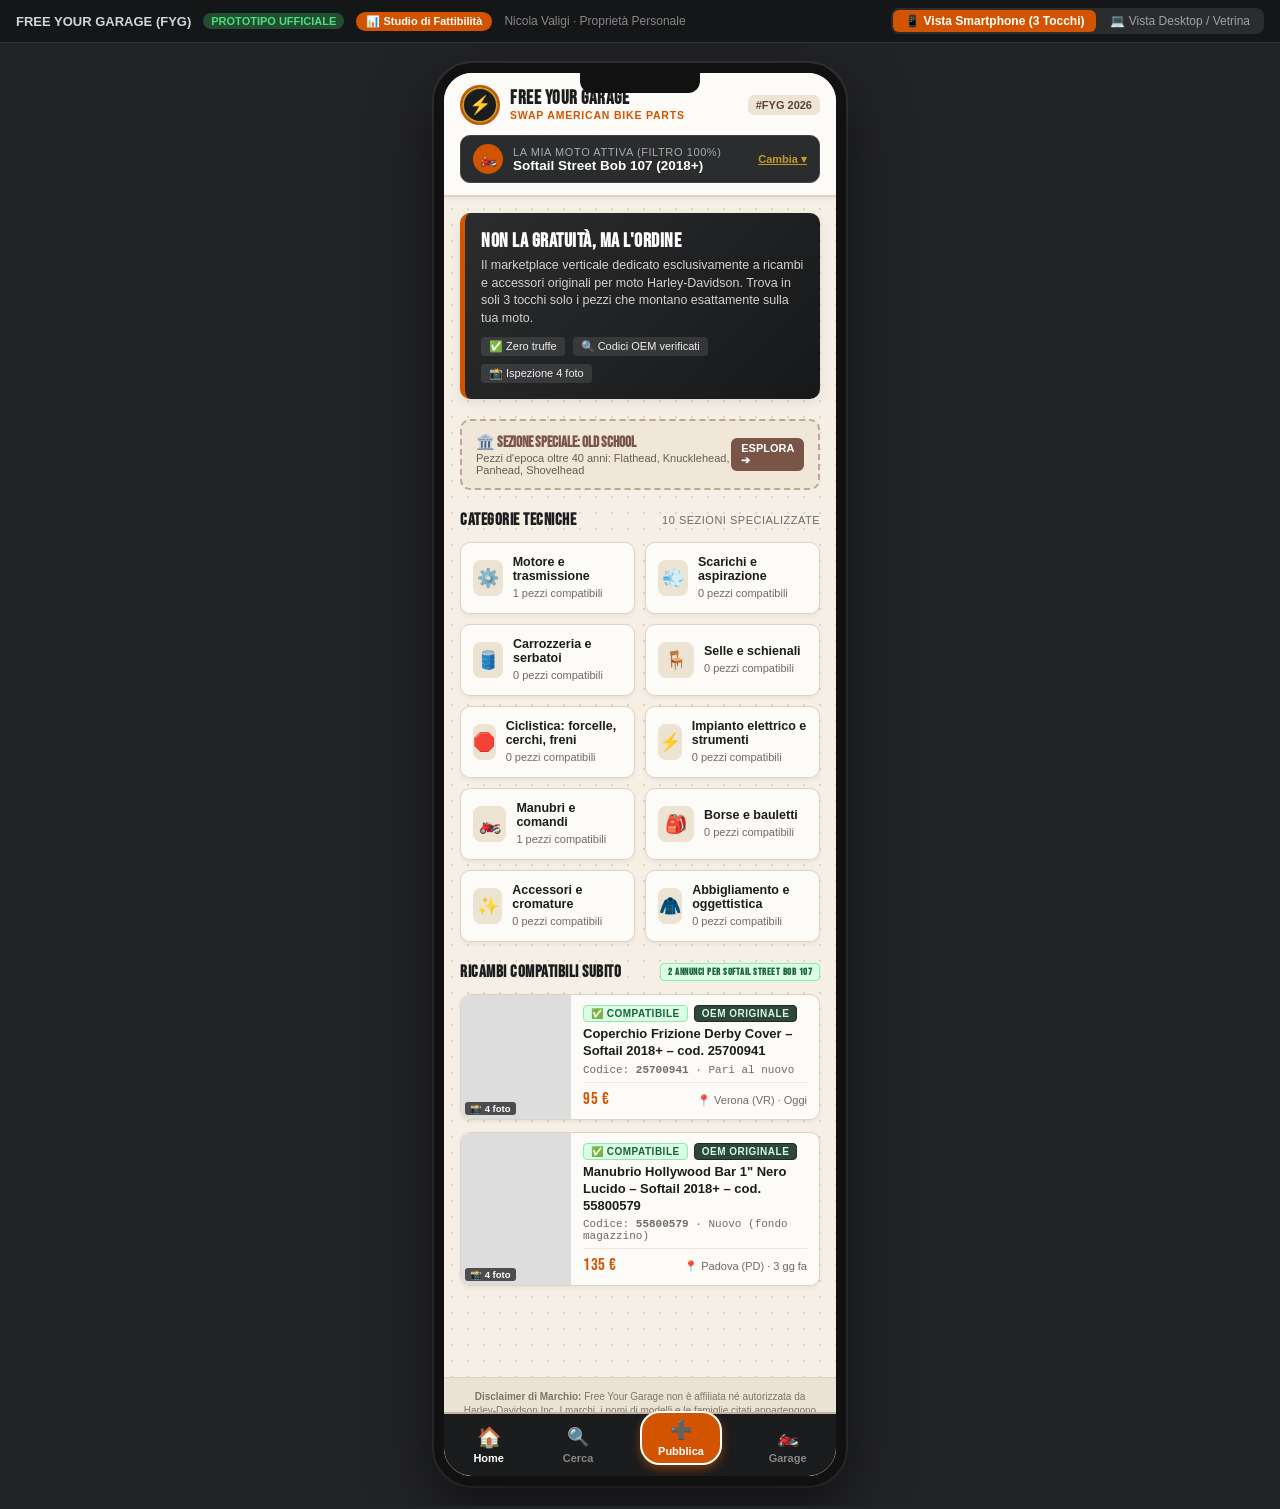
<file: index.html>
<!DOCTYPE html>
<html lang="it" prefix="og: https://ogp.me/ns#">
<head>
  <meta charset="UTF-8">
  <meta name="viewport" content="width=device-width, initial-scale=1.0, maximum-scale=5.0">
  
  <!-- Primary Meta Tags -->
  <title>Free Your Garage — Swap American Bike Parts | Ricambi Originali Harley-Davidson</title>
  <meta name="title" content="Free Your Garage — Swap American Bike Parts | Ricambi Originali Harley-Davidson">
  <meta name="description" content="Free Your Garage (#FYG) è il primo marketplace P2P dedicato esclusivamente a ricambi e accessori originali Harley-Davidson. Trova pezzi compatibili in 3 tocchi per Softail, Dyna, Touring, Sportster e Old School con codici OEM verificati.">
  <meta name="keywords" content="ricambi harley davidson, ricambi moto americane, accessori harley davidson usati, ricambi softail, ricambi dyna, ricambi touring m8, sportster evo, codici oem harley, swap american bike parts, free your garage, mercatino moto vinted">
  <meta name="author" content="Nicola Valigi (Houdinick)">
  <meta name="robots" content="index, follow, max-image-preview:large, max-snippet:-1, max-video-preview:-1">
  <link rel="canonical" href="https://nicolavaligi.github.io/free-your-garage/">

  <!-- Mobile & Progressive Web App Tags -->
  <meta name="theme-color" content="#1b1c1d">
  <meta name="apple-mobile-web-app-capable" content="yes">
  <meta name="apple-mobile-web-app-status-bar-style" content="black-translucent">
  <meta name="apple-mobile-web-app-title" content="FreeYourGarage">

  <!-- Open Graph / Facebook / WhatsApp / LinkedIn / Telegram -->
  <meta property="og:type" content="website">
  <meta property="og:url" content="https://nicolavaligi.github.io/free-your-garage/">
  <meta property="og:title" content="Free Your Garage — Swap American Bike Parts">
  <meta property="og:description" content="Non la gratuità, ma l'ordine. Trova in 3 tocchi ricambi originali e accessori compatibili al 100% per la tua moto Harley-Davidson. Ispezione a 4 foto e codici OEM.">
  <meta property="og:image" content="https://nicolavaligi.github.io/free-your-garage/og-image.png">
  <meta property="og:image:secure_url" content="https://nicolavaligi.github.io/free-your-garage/og-image.png">
  <meta property="og:image:type" content="image/png">
  <meta property="og:image:width" content="1200">
  <meta property="og:image:height" content="630">
  <meta property="og:image:alt" content="Free Your Garage — Swap American Bike Parts Anteprima">
  <meta property="og:locale" content="it_IT">
  <meta property="og:site_name" content="Free Your Garage">

  <!-- Twitter / X Cards -->
  <meta name="twitter:card" content="summary_large_image">
  <meta name="twitter:url" content="https://nicolavaligi.github.io/free-your-garage/">
  <meta name="twitter:title" content="Free Your Garage — Swap American Bike Parts">
  <meta name="twitter:description" content="Marketplace verticale ricambi e accessori originali Harley-Davidson. Ricerca in 3 tocchi per famiglia e codice OEM.">
  <meta name="twitter:image" content="https://nicolavaligi.github.io/free-your-garage/og-image.png">
  <meta name="twitter:creator" content="@nicolavaligi">

  <!-- Favicons -->
  <link rel="icon" type="image/x-icon" href="favicon.ico">
  <link rel="icon" type="image/png" sizes="32x32" href="favicon.png">
  <link rel="apple-touch-icon" href="favicon.png">

  <!-- Google Fonts Preconnect -->
  <link rel="preconnect" href="https://fonts.googleapis.com">
  <link rel="preconnect" href="https://fonts.gstatic.com" crossorigin>
  <link href="https://fonts.googleapis.com/css2?family=Bebas+Neue&family=Inter:wght@400;500;600;700;800&family=JetBrains+Mono:wght@500;700&display=swap" rel="stylesheet">

  <link rel="stylesheet" href="styles.css">

  <!-- Schema.org JSON-LD Structured Data for Google Rich Snippets -->
  <script type="application/ld+json">
  {
    "@context": "https://schema.org",
    "@graph": [
      {
        "@type": "WebSite",
        "@id": "https://nicolavaligi.github.io/free-your-garage/#website",
        "url": "https://nicolavaligi.github.io/free-your-garage/",
        "name": "Free Your Garage",
        "description": "Piattaforma e marketplace per la compravendita di ricambi e accessori originali Harley-Davidson.",
        "inLanguage": "it-IT",
        "publisher": {
          "@type": "Person",
          "name": "Nicola Valigi",
          "url": "https://github.com/nicolavaligi"
        },
        "potentialAction": {
          "@type": "SearchAction",
          "target": "https://nicolavaligi.github.io/free-your-garage/?q={search_term_string}",
          "query-input": "required name=search_term_string"
        }
      },
      {
        "@type": "WebApplication",
        "@id": "https://nicolavaligi.github.io/free-your-garage/#app",
        "name": "Free Your Garage - Swap American Bike Parts",
        "operatingSystem": "All (Web, iOS, Android)",
        "applicationCategory": "ShoppingApplication",
        "offers": {
          "@type": "Offer",
          "price": "0",
          "priceCurrency": "EUR"
        },
        "description": "Web App e prototipo navigabile per la compravendita di pezzi di ricambio Harley-Davidson con filtro per garage e compatibilità 100%."
      },
      {
        "@type": "ItemList",
        "name": "Ultimi Ricambi Originali Compatibili",
        "itemListElement": [
          {
            "@type": "ListItem",
            "position": 1,
            "item": {
              "@type": "Product",
              "name": "Coperchio Frizione Derby Cover – Softail 2018+ – cod. 25700941",
              "description": "Coperchio frizione originale Derby Cover finitura Gloss Black con codice OEM 25700941 per motori Milwaukee-Eight.",
              "image": "https://images.unsplash.com/photo-1558981403-c5f9899a28bc?auto=format&fit=crop&w=800&q=80",
              "mpn": "25700941",
              "brand": {
                "@type": "Brand",
                "name": "Harley-Davidson"
              },
              "offers": {
                "@type": "Offer",
                "price": "95.00",
                "priceCurrency": "EUR",
                "availability": "https://schema.org/InStock",
                "itemCondition": "https://schema.org/LikeNewCondition"
              }
            }
          },
          {
            "@type": "ListItem",
            "position": 2,
            "item": {
              "@type": "Product",
              "name": "Sella Biposto Badlander Originale – Sportster 2004-2020 – cod. 51747-07",
              "description": "Sella originale profilo basso Badlander per moto Harley-Davidson Sportster 883 e 1200.",
              "image": "https://images.unsplash.com/photo-1558980394-0a06c4631733?auto=format&fit=crop&w=800&q=80",
              "mpn": "51747-07",
              "brand": {
                "@type": "Brand",
                "name": "Harley-Davidson"
              },
              "offers": {
                "@type": "Offer",
                "price": "180.00",
                "priceCurrency": "EUR",
                "availability": "https://schema.org/InStock",
                "itemCondition": "https://schema.org/UsedCondition"
              }
            }
          },
          {
            "@type": "ListItem",
            "position": 3,
            "item": {
              "@type": "Product",
              "name": "Carburatore Linkert M74B Originale – Panhead 1948–1965 – cod. 27152-48",
              "description": "Carburatore autentico d'epoca per motori Harley Panhead 74ci con timbro in rilievo.",
              "image": "https://images.unsplash.com/photo-1568772585407-9361f9bf3a87?auto=format&fit=crop&w=800&q=80",
              "mpn": "27152-48",
              "brand": {
                "@type": "Brand",
                "name": "Harley-Davidson"
              },
              "offers": {
                "@type": "Offer",
                "price": "680.00",
                "priceCurrency": "EUR",
                "availability": "https://schema.org/InStock",
                "itemCondition": "https://schema.org/UsedCondition"
              }
            }
          }
        ]
      }
    ]
  }
  </script>
</head>
<body>

  <!-- Top Controller Bar for Review & Viewport Switcher -->
  <header class="top-controller-bar" role="banner">
    <div class="controller-left">
      <strong>FREE YOUR GARAGE (FYG)</strong>
      <span class="badge-status-pill">PROTOTIPO UFFICIALE</span>
      <a href="feasibility.html" style="background:var(--rust-orange); color:#fff; padding:3px 10px; border-radius:12px; font-size:11px; text-decoration:none; font-weight:700;" title="Leggi lo studio di fattibilità esecutivo">📊 Studio di Fattibilità</a>
      <span style="color:#888; font-size:12px;">Nicola Valigi · Proprietà Personale</span>
    </div>
    <div class="view-mode-toggle" role="group" aria-label="Cambia visualizzazione">
      <button id="btn-mode-mobile" class="mode-btn active" title="Visualizza interfaccia smartphone a 3 tocchi">📱 Vista Smartphone (3 Tocchi)</button>
      <button id="btn-mode-desktop" class="mode-btn" title="Visualizza interfaccia web estesa desktop">💻 Vista Desktop / Vetrina</button>
    </div>
  </header>

  <!-- Master Viewport wrapper -->
  <main id="master-viewport" class="master-viewport mode-mobile" role="main">
    <div class="app-container">

      <!-- Global App Header -->
      <header class="app-header">
        <div class="header-top">
          <div class="brand-badge" onclick="navigateTo('home')" role="button" tabindex="0" aria-label="Torna alla Home">
            <div class="brand-icon-emblem" aria-hidden="true">⚡</div>
            <div class="brand-text">
              <h1>Free Your Garage</h1>
              <span>Swap American Bike Parts</span>
            </div>
          </div>
          <div style="font-size: 11px; background: #ede4d6; padding: 4px 8px; border-radius: 6px; font-weight:700; color:#5d4037;">
            #FYG 2026
          </div>
        </div>

        <!-- Active Bike Selector Banner (Feature Killer) -->
        <div id="my-garage-header-pill" class="my-garage-active-pill" title="Clicca per cambiare moto attiva nel tuo garage" role="button" tabindex="0">
          <div class="garage-pill-left">
            <div class="bike-icon-circle" aria-hidden="true">🏍️</div>
            <div>
              <div class="garage-pill-title">La mia moto attiva (Filtro 100%)</div>
              <div id="header-bike-name" class="garage-pill-name">Softail Street Bob 107 (2018+)</div>
            </div>
          </div>
          <div class="garage-pill-action">Cambia ▾</div>
        </div>
      </header>

      <!-- ================= SCREEN 1: HOME ================= -->
      <section id="screen-home" class="screen-view active" aria-labelledby="home-hero-heading">
        <div class="home-content">

          <!-- Value Proposition Banner -->
          <article class="value-prop-banner">
            <h2 id="home-hero-heading">Non la gratuità, ma l'ordine</h2>
            <p>Il marketplace verticale dedicato esclusivamente a ricambi e accessori originali per moto Harley-Davidson. Trova in soli 3 tocchi solo i pezzi che montano esattamente sulla tua moto.</p>
            <div class="pills-row">
              <span class="value-prop-pill">✅ Zero truffe</span>
              <span class="value-prop-pill">🔍 Codici OEM verificati</span>
              <span class="value-prop-pill">📸 Ispezione 4 foto</span>
            </div>
          </article>

          <!-- Old School Special Section Callout -->
          <article class="vintage-callout" onclick="filterByOldSchool()" role="button" tabindex="0">
            <div class="vintage-callout-text">
              <h3>🏛️ Sezione Speciale: Old School</h3>
              <p>Pezzi d'epoca oltre 40 anni: Flathead, Knucklehead, Panhead, Shovelhead</p>
            </div>
            <div class="vintage-callout-badge">Esplora ➔</div>
          </article>

          <!-- 10 Technical Categories Grid -->
          <section aria-labelledby="cat-grid-heading">
            <div class="section-title">
              <h3 id="cat-grid-heading" style="font-size:inherit; margin:0;">Categorie Tecniche</h3>
              <span style="font-size:11px; color:var(--text-muted); font-family:var(--font-body);">10 sezioni specializzate</span>
            </div>
            <div id="categories-grid" class="categories-grid">
              <!-- Dynamically populated via JS -->
            </div>
          </section>

          <!-- Compatible Listings Feed for Current Bike -->
          <section aria-labelledby="compat-feed-heading">
            <div class="section-title">
              <h3 id="compat-feed-heading" style="font-size:inherit; margin:0;">Ricambi Compatibili Subito</h3>
              <span id="home-compat-count" class="badge-tag compatible">Filtro Attivo</span>
            </div>
            <div id="home-compatible-feed" class="listings-grid">
              <!-- Dynamically populated via JS -->
            </div>
          </section>

        </div>
      </section>

      <!-- ================= SCREEN 2: RICERCA ================= -->
      <section id="screen-search" class="screen-view" aria-labelledby="search-screen-heading">
        <div class="search-content">
          
          <h2 id="search-screen-heading" style="display:none;">Ricerca Ricambi e Codici OEM</h2>

          <!-- Unified Omnibox (Word or OEM code) -->
          <div class="search-input-wrapper">
            <span class="search-icon-inside" aria-hidden="true">🔍</span>
            <input 
              id="search-omnibox" 
              type="text" 
              class="search-main-input" 
              placeholder="Cerca pezzo o codice OEM (es. 25700941)..."
              aria-label="Cerca ricambio per testo o codice ricambio OEM"
            >
          </div>

          <!-- Quick Filter Chips -->
          <div class="filter-chips-row" role="group" aria-label="Filtri rapidi">
            <button id="chip-filter-compat" class="chip-btn active">⚡ Solo per la mia moto</button>
            <button id="chip-filter-oem" class="chip-btn">🏷️ Solo OEM Marcati</button>
            <button class="chip-btn" onclick="resetSearchFilters()">🔄 Reimposta</button>
          </div>

          <!-- Dropdowns Cascading Filters -->
          <div class="filter-controls-card">
            <div class="select-group">
              <label for="search-select-family">Famiglia e Anno</label>
              <select id="search-select-family" class="custom-select">
                <!-- Populated via JS -->
              </select>
            </div>
            <div class="select-group">
              <label for="search-select-cat">Categoria Tecnica</label>
              <select id="search-select-cat" class="custom-select">
                <!-- Populated via JS -->
              </select>
            </div>
          </div>

          <!-- Search Results Header -->
          <div class="section-title" style="margin-top: 6px;">
            <span id="search-results-count">Risultati di ricerca</span>
          </div>

          <!-- Results List -->
          <div id="search-results-list" class="listings-grid">
            <!-- Populated via JS -->
          </div>

        </div>
      </section>

      <!-- ================= SCREEN 3: DETTAGLIO ANNUNCIO ================= -->
      <section id="screen-detail" class="screen-view" aria-labelledby="detail-title">
        <div class="detail-content">

          <!-- Top Back Bar -->
          <div class="detail-back-bar">
            <button id="btn-back-detail" class="btn-back">← Torna al catalogo</button>
            <span class="badge-tag oem-genuine">Originale Verificato</span>
          </div>

          <!-- 4 Photo Inspection Gallery (Phase 5 Rule) -->
          <div class="photo-inspection-grid" role="region" aria-label="Galleria ispezione a 4 foto">
            <div id="slot-photo-main" class="inspection-slot main">
              <span class="slot-tag">1. Vista d'insieme</span>
            </div>
            <div id="slot-photo-sideA" class="inspection-slot">
              <span class="slot-tag">2. Lato A / B</span>
            </div>
            <div id="slot-photo-oem" class="inspection-slot">
              <span class="slot-tag">3. Marcatura OEM</span>
            </div>
            <div id="slot-photo-defects" class="inspection-slot" style="display:none;">
              <span class="slot-tag">4. Difetti / Usura</span>
            </div>
          </div>

          <div class="detail-body-container">

            <!-- Title & Price -->
            <div>
              <h2 id="detail-title" style="font-size: 16px; font-weight: 800; line-height: 1.3; color: var(--oil-dark); margin-bottom: 6px;">
                Coperchio Frizione Derby Cover – Softail 2018+ – cod. 25700941
              </h2>
              <div id="detail-price" style="font-family: var(--font-heading); font-size: 26px; color: var(--rust-orange);">
                95 €
              </div>
            </div>

            <!-- Compatibility Status Banner -->
            <div id="detail-compat-box" class="compatibility-box match">
              <!-- Injected via JS -->
            </div>

            <!-- Technical Specifications Table -->
            <div class="detail-specs-table">
              <div class="spec-row">
                <span class="spec-label">Famiglia compatibile</span>
                <span id="spec-family" class="spec-value">Softail (dal 2018)</span>
              </div>
              <div class="spec-row">
                <span class="spec-label">Categoria</span>
                <span id="spec-category" class="spec-value">Motore e trasmissione</span>
              </div>
              <div class="spec-row">
                <span class="spec-label">Codice Ricambio OEM</span>
                <span id="spec-oem" class="spec-value">25700941</span>
              </div>
              <div class="spec-row">
                <span class="spec-label">Stato di conservazione</span>
                <span id="spec-condition" class="spec-value">Pari al nuovo</span>
              </div>
              <div class="spec-row">
                <span class="spec-label">Luogo per ritiro a mano</span>
                <span id="spec-location" class="spec-value">Verona (VR)</span>
              </div>
            </div>

            <!-- Description -->
            <div>
              <h4 style="font-size: 13px; text-transform: uppercase; margin-bottom: 6px; color: var(--text-muted); font-weight: 700;">Descrizione del venditore</h4>
              <p id="detail-description" style="font-size: 12.5px; line-height: 1.5; color: #333; background: #fff; padding: 12px; border-radius: 8px; border: 1px solid var(--border-vintage); white-space: pre-line;">
                Descrizione...
              </p>
            </div>

            <!-- Seller Card -->
            <div class="seller-profile-card">
              <div class="seller-avatar-block">
                <div class="seller-avatar" aria-hidden="true">MB</div>
                <div>
                  <div id="detail-seller-name" style="font-size: 13.5px; font-weight: 700;">Marco B.</div>
                  <div id="detail-seller-badge" style="font-size: 11px; color: var(--forest-sage); font-weight: 600;">Fondatore #014</div>
                </div>
              </div>
              <div id="detail-seller-rating" style="font-size: 12px; font-weight: 600; color: #555;">
                ⭐ 5.0 (28 vendite)
              </div>
            </div>

            <!-- Action buttons -->
            <div class="cta-action-bar">
              <button id="btn-contact-seller" class="btn-contact">
                💬 Contatta il venditore (Chat)
              </button>
            </div>

            <div style="text-align: center; margin-top: 4px;">
              <button style="background: none; border: none; font-size: 11px; color: #999; text-decoration: underline; cursor: pointer;">
                🚩 Segnala questo annuncio (Controllo Originalità & Anti-Fake)
              </button>
            </div>

          </div>

        </div>
      </section>

      <!-- ================= SCREEN 4: PUBBLICA (WIZARD 5 PASSAGGI) ================= -->
      <section id="screen-post" class="screen-view" aria-labelledby="wizard-heading">
        <div class="post-wizard-content">

          <div class="section-title">
            <h2 id="wizard-heading" style="font-size:inherit; margin:0;">Pubblica Ricambio</h2>
            <span style="font-size: 11px; color: var(--rust-orange); font-weight: 700;">Percorso Guidato Vinted</span>
          </div>

          <!-- Wizard 5 Steps Indicator -->
          <div class="wizard-progress" role="progressbar" aria-valuemin="1" aria-valuemax="5" aria-valuenow="1">
            <div id="wizard-step-ind-1" class="progress-step-indicator active">
              <div class="step-num-circle">1</div>
              <span>Moto</span>
            </div>
            <div id="wizard-step-ind-2" class="progress-step-indicator">
              <div class="step-num-circle">2</div>
              <span>Categoria</span>
            </div>
            <div id="wizard-step-ind-3" class="progress-step-indicator">
              <div class="step-num-circle">3</div>
              <span>Foto</span>
            </div>
            <div id="wizard-step-ind-4" class="progress-step-indicator">
              <div class="step-num-circle">4</div>
              <span>Dati</span>
            </div>
            <div id="wizard-step-ind-5" class="progress-step-indicator">
              <div class="step-num-circle">5</div>
              <span>AI Review</span>
            </div>
          </div>

          <!-- STEP 1 PANE: MOTO -->
          <div id="wizard-pane-1" class="wizard-step-pane active">
            <h3 style="font-size: 14px; font-weight: 800;">1. A quale moto si monta?</h3>
            <p style="font-size: 12px; color: var(--text-muted);">Seleziona la famiglia e la specifica generazione/fascia d'anni per garantire compatibilità immediata agli acquirenti.</p>
            
            <div class="select-group">
              <label for="post-select-family">Famiglia e Generazione</label>
              <select id="post-select-family" class="custom-select">
                <!-- Injected via JS -->
              </select>
            </div>
          </div>

          <!-- STEP 2 PANE: CATEGORIA -->
          <div id="wizard-pane-2" class="wizard-step-pane">
            <h3 style="font-size: 14px; font-weight: 800;">2. Che tipo di pezzo è?</h3>
            <p style="font-size: 12px; color: var(--text-muted);">Scegli la categoria tecnica esatta e l'eventuale sezione speciale.</p>
            
            <div class="select-group">
              <label for="post-select-cat">Categoria Tecnica</label>
              <select id="post-select-cat" class="custom-select">
                <!-- Injected via JS -->
              </select>
            </div>

            <div class="select-group">
              <label for="post-select-special">Sezione Speciale (Opzionale)</label>
              <select id="post-select-special" class="custom-select" onchange="APP_STATE.wizard.specialSection=this.value">
                <option value="none">Nessuna (Ricambio Standard)</option>
                <option value="Old School">Old School (Oltre 40 anni / Flathead, Panhead, Shovelhead)</option>
                <option value="Anniversari">Anniversari ed Edizioni Limitate (100th, 105th, 115th, CVO)</option>
              </select>
            </div>
          </div>

          <!-- STEP 3 PANE: GUIDA FOTO OBBLIGATORIE -->
          <div id="wizard-pane-3" class="wizard-step-pane">
            <h3 style="font-size: 14px; font-weight: 800;">3. Foto Obbligatorie (Regole Rigide)</h3>
            <p style="font-size: 12px; color: var(--text-muted);">Minimo 4 scatti. Luce naturale, sfondo neutro, nessun riflesso su cromature.</p>
            
            <div class="photo-rules-grid">
              <div id="photo-slot-overall" class="photo-rule-box" onclick="simulatePhotoUpload('overall')">
                <div class="icon" aria-hidden="true">📷</div>
                <h4>1. Vista d'insieme</h4>
                <span>Pezzo intero ben visibile</span>
              </div>
              <div id="photo-slot-sideA" class="photo-rule-box" onclick="simulatePhotoUpload('sideA')">
                <div class="icon" aria-hidden="true">🔄</div>
                <h4>2. Lato A e Lato B</h4>
                <span>Entrambi i prospetti</span>
              </div>
              <div id="photo-slot-oemMark" class="photo-rule-box" onclick="simulatePhotoUpload('oemMark')">
                <div class="icon" aria-hidden="true">🔍</div>
                <h4>3. Marcatura / Codice</h4>
                <span>Primo piano numero OEM</span>
              </div>
              <div id="photo-slot-defects" class="photo-rule-box" onclick="simulatePhotoUpload('defects')">
                <div class="icon" aria-hidden="true">🔎</div>
                <h4>4. Dettaglio difetti</h4>
                <span>Eventuali graffi o usura</span>
              </div>
            </div>

            <div id="ai-photo-check-badge" class="ai-validation-badge" style="display: none;">
              <span aria-hidden="true">🤖</span>
              <div>
                <strong>Controllo Qualità AI Superato:</strong> Tutte le foto risultano nitide, con illuminazione corretta e marcatura leggibile.
              </div>
            </div>
          </div>

          <!-- STEP 4 PANE: DATI PEZZO -->
          <div id="wizard-pane-4" class="wizard-step-pane">
            <h3 style="font-size: 14px; font-weight: 800;">4. Dati tecnici e prezzo</h3>
            
            <div class="select-group">
              <label for="post-input-oem">Codice Ricambio OEM (obbligatorio se marcato)</label>
              <input id="post-input-oem" type="text" class="search-main-input" placeholder="Es. 25700941 o 64900552" style="padding: 8px 12px;">
            </div>

            <div class="select-group">
              <label for="post-select-cond">Condizione del ricambio</label>
              <select id="post-select-cond" class="custom-select">
                <option value="Nuovo (in confezione originale)">Nuovo (in confezione originale)</option>
                <option value="Pari al nuovo (smontato subito)">Pari al nuovo (smontato subito)</option>
                <option value="Ottimo stato usato">Ottimo stato usato</option>
                <option value="Buono stato con normali segni d'uso">Buono stato con normali segni d'uso</option>
                <option value="Da restaurare / Da lucidare">Da restaurare / Da lucidare</option>
              </select>
            </div>

            <div style="display: grid; grid-template-columns: 1fr 1fr; gap: 10px;">
              <div class="select-group">
                <label for="post-input-price">Prezzo richiesto (€)</label>
                <input id="post-input-price" type="number" class="search-main-input" placeholder="Es. 95" style="padding: 8px 12px;">
              </div>
              <div class="select-group">
                <label for="post-input-city">Città (Ritiro a mano)</label>
                <input id="post-input-city" type="text" class="search-main-input" placeholder="Es. Vicenza (VI)" value="Vicenza (VI)" style="padding: 8px 12px;">
              </div>
            </div>
          </div>

          <!-- STEP 5 PANE: DESCRIZIONE ASSISTITA AI -->
          <div id="wizard-pane-5" class="wizard-step-pane">
            <h3 style="font-size: 14px; font-weight: 800;">5. Descrizione Assistita dall'AI</h3>
            <p style="font-size: 12px; color: var(--text-muted);">L'intelligenza artificiale genera titolo standardizzato e scheda tecnica. Tu verifichi e confermi.</p>

            <div class="ai-generator-box">
              <button class="btn-ai-magic" onclick="generateAiListingMetadata()">
                ✨ Rigenera Titolo e Descrizione con AI
              </button>
            </div>

            <div class="select-group">
              <label for="post-title-ai">Titolo Standardizzato</label>
              <input id="post-title-ai" type="text" class="search-main-input" style="padding: 8px 12px; font-weight: 700;">
            </div>

            <div class="select-group">
              <label for="post-desc-ai">Descrizione Completa</label>
              <textarea id="post-desc-ai" rows="5" class="search-main-input" style="padding: 10px 12px; font-family: var(--font-body);"></textarea>
            </div>
          </div>

          <!-- Wizard Actions Navigation -->
          <div class="wizard-nav-actions">
            <button id="btn-wizard-prev" class="btn-wizard-nav prev">← Indietro</button>
            <button id="btn-wizard-next" class="btn-wizard-nav next">Continua ➔</button>
          </div>

        </div>
      </section>

      <!-- ================= SCREEN 5: GARAGE & PROFILO ================= -->
      <section id="screen-garage" class="screen-view" aria-labelledby="garage-heading">
        <div class="garage-content">

          <div class="section-title">
            <h2 id="garage-heading" style="font-size:inherit; margin:0;">Il Mio Garage Personale</h2>
            <span class="badge-tag oem-genuine">2 Moto Censite</span>
          </div>
          <p style="font-size: 12px; color: var(--text-muted); margin-top: -10px;">
            Scegli quale moto stai usando per trovare all'istante i ricambi compatibili senza dover reimpostare i filtri ad ogni ricerca.
          </p>

          <!-- List of bikes in user's garage -->
          <div id="garage-bikes-list" class="garage-bikes-list">
            <!-- Injected via JS -->
          </div>

          <!-- Add bike button -->
          <button class="chip-btn" style="padding: 10px; border-style: dashed; text-align: center;" onclick="alert('Funzione Aggiungi Moto: Permette di salvare una nuova moto nel tuo garage virtuale.')">
            ➕ Aggiungi un'altra moto al tuo garage
          </button>

          <!-- Rules & Safety summary -->
          <article style="background: #fff; padding: 14px; border-radius: 10px; border: 1px solid var(--border-vintage); margin-top: 10px;">
            <h4 style="font-size: 13px; font-weight: 800; margin-bottom: 6px;">🛡️ Politica Anti-Contraffazione & DSA Europeo</h4>
            <ul style="font-size: 11.5px; color: #555; padding-left: 18px; line-height: 1.5;">
              <li>È ammesso solo materiale autentico e originale Harley-Davidson o marchi indipendenti certificati.</li>
              <li>Divieto categorico di imitazioni o repliche cinesi prive di certificazione.</li>
              <li>Pulsante di segnalazione attivo con rimozione immediata degli annunci contraffatti.</li>
              <li>Contrassegno "Venditore Verificato" per chi fornisce documento d'identità valido.</li>
            </ul>
          </article>

        </div>
      </section>

      <!-- Legal Disclaimer Footer -->
      <footer class="app-legal-footer" role="contentinfo">
        <p><strong>Disclaimer di Marchio:</strong> Free Your Garage non è affiliata né autorizzata da Harley-Davidson Inc. I marchi, i nomi di modelli e le famiglie citati appartengono ai rispettivi titolari e sono utilizzati esclusivamente a scopo descrittivo di compatibilità tecnica dei ricambi.</p>
        <p style="margin-top: 4px;">Piattaforma P2P ideata e sviluppata da Nicola Valigi (Houdinick) · Ottobre 2026</p>
      </footer>

      <!-- Bottom Navigation Bar (5 Primary Views) -->
      <nav class="bottom-nav" role="navigation" aria-label="Navigazione principale applicazione">
        <button class="nav-item active" data-screen="home" aria-label="Vai alla Home">
          <span class="nav-icon" aria-hidden="true">🏠</span>
          <span>Home</span>
        </button>
        <button class="nav-item" data-screen="search" aria-label="Cerca ricambi">
          <span class="nav-icon" aria-hidden="true">🔍</span>
          <span>Cerca</span>
        </button>
        <button class="nav-item nav-post-cta" data-screen="post" aria-label="Pubblica un annuncio di ricambio">
          <span class="nav-icon" aria-hidden="true">➕</span>
          <span>Pubblica</span>
        </button>
        <button class="nav-item" data-screen="garage" aria-label="Accedi al tuo Garage">
          <span class="nav-icon" aria-hidden="true">🏍️</span>
          <span>Garage</span>
        </button>
      </nav>

      <!-- Chat Modal Simulator -->
      <div id="modal-chat" class="modal-overlay" role="dialog" aria-modal="true" aria-labelledby="chat-modal-title">
        <div class="modal-card">
          <div class="modal-header">
            <div>
              <strong id="chat-modal-title" style="font-size: 13px;">Chat con il venditore</strong>
              <div style="font-size: 10.5px; color: #666;">Scambio diretto / Consegna a mano</div>
            </div>
            <button id="btn-close-chat-modal" class="btn-close-modal" aria-label="Chiudi chat">✕</button>
          </div>
          <div class="modal-body">
            <div id="chat-messages-body" class="chat-messages-container" role="log" aria-live="polite">
              <!-- Injected via JS -->
            </div>
            <div class="chat-input-bar">
              <input id="input-chat-message" type="text" placeholder="Scrivi un messaggio..." aria-label="Messaggio per il venditore">
              <button id="btn-send-chat">Invia</button>
            </div>
          </div>
        </div>
      </div>

    </div>
  </main>

  <script src="app.js"></script>
</body>
</html>
</file>
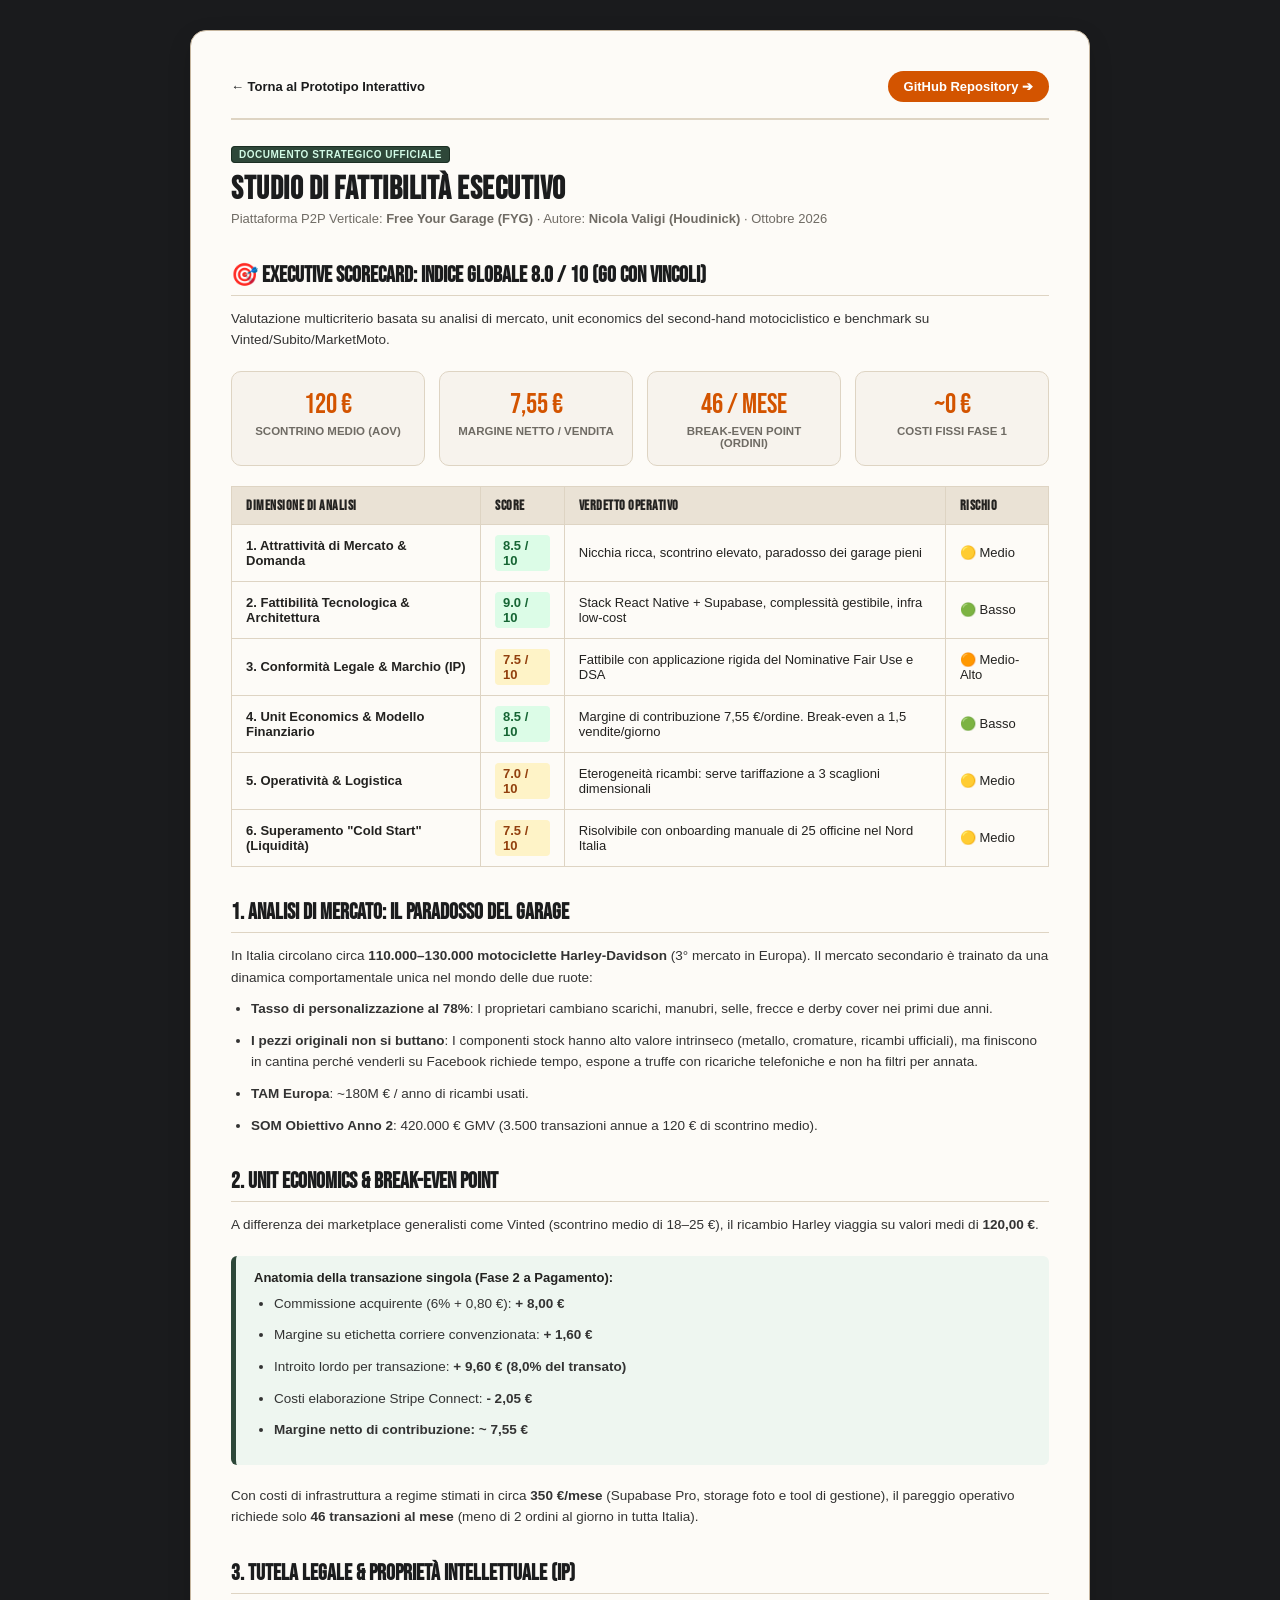
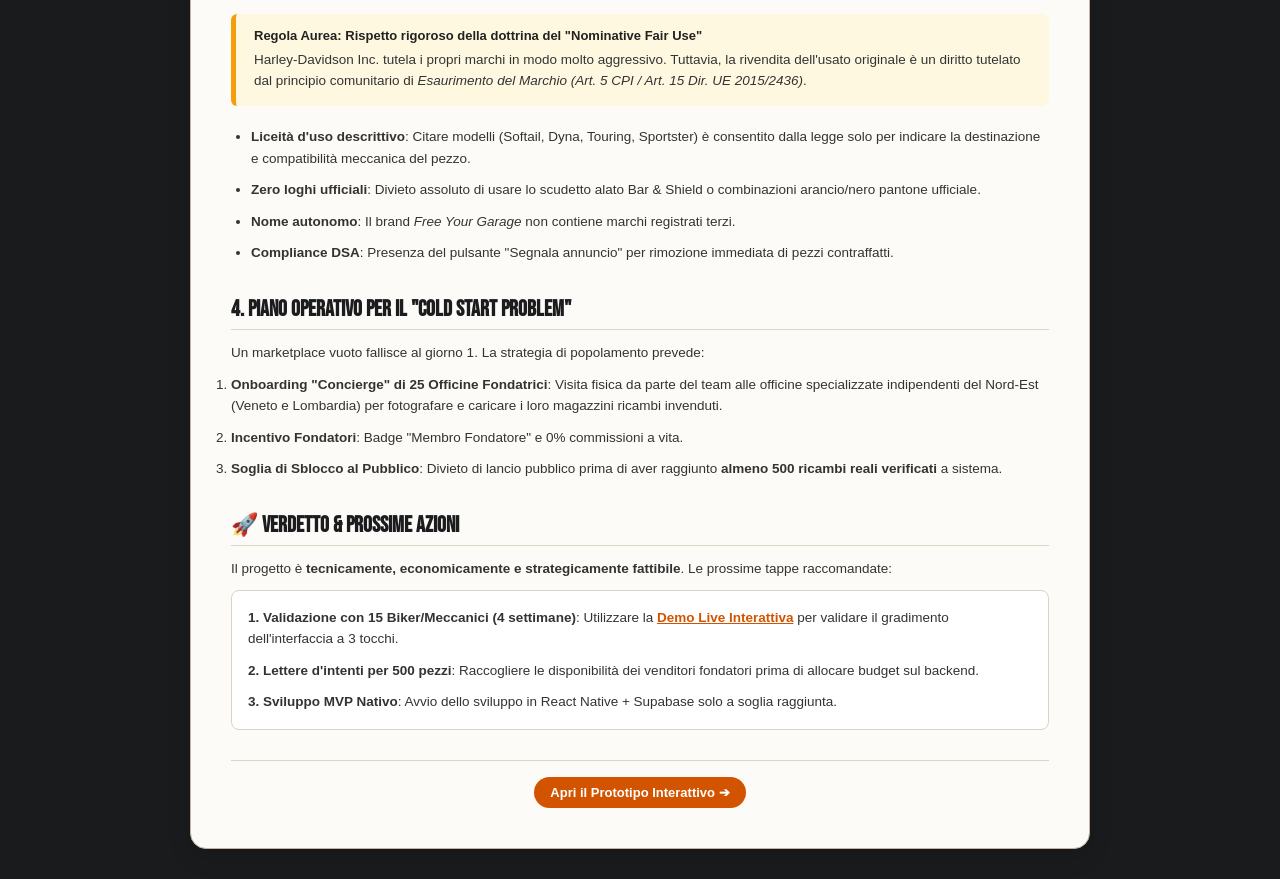
<file: feasibility.html>
<!DOCTYPE html>
<html lang="it">
<head>
  <meta charset="UTF-8">
  <meta name="viewport" content="width=device-width, initial-scale=1.0">
  <title>Studio di Fattibilità — Free Your Garage (FYG)</title>
  <link rel="stylesheet" href="styles.css">
  <link rel="preconnect" href="https://fonts.googleapis.com">
  <link rel="preconnect" href="https://fonts.gstatic.com" crossorigin>
  <link href="https://fonts.googleapis.com/css2?family=Bebas+Neue&family=Inter:wght@400;500;600;700;800&family=JetBrains+Mono:wght@500;700&display=swap" rel="stylesheet">
  <style>
    body {
      background-color: #1a1b1d;
      color: #232220;
      padding: 0;
      margin: 0;
    }
    .report-wrapper {
      max-width: 900px;
      margin: 30px auto;
      background: var(--bg-card);
      border-radius: var(--radius-lg);
      border: 1px solid var(--border-strong);
      box-shadow: var(--shadow-lg);
      padding: 40px;
    }
    @media (max-width: 768px) {
      .report-wrapper {
        margin: 10px;
        padding: 20px 16px;
      }
    }
    .top-nav-bar {
      display: flex;
      justify-content: space-between;
      align-items: center;
      border-bottom: 2px solid var(--border-vintage);
      padding-bottom: 16px;
      margin-bottom: 24px;
    }
    .btn-action-pill {
      background: var(--rust-orange);
      color: #fff;
      padding: 8px 16px;
      border-radius: 20px;
      text-decoration: none;
      font-size: 13px;
      font-weight: 700;
      display: inline-flex;
      align-items: center;
      gap: 6px;
    }
    .btn-action-pill:hover {
      background: var(--rust-orange-hover);
    }
    .scorecard-table {
      width: 100%;
      border-collapse: collapse;
      margin: 20px 0;
      font-size: 13px;
    }
    .scorecard-table th, .scorecard-table td {
      border: 1px solid var(--border-vintage);
      padding: 10px 14px;
      text-align: left;
    }
    .scorecard-table th {
      background: #eae2d5;
      font-family: var(--font-heading);
      letter-spacing: 0.5px;
      font-size: 14px;
    }
    .score-badge {
      font-weight: 800;
      padding: 3px 8px;
      border-radius: 4px;
      display: inline-block;
    }
    .score-high { background: #dcfce7; color: #166534; }
    .score-mid { background: #fef3c7; color: #92400e; }
    .kpi-grid {
      display: grid;
      grid-template-columns: repeat(auto-fit, minmax(180px, 1fr));
      gap: 14px;
      margin: 20px 0;
    }
    .kpi-card {
      background: #f7f3ed;
      border: 1.5px solid var(--border-vintage);
      border-radius: var(--radius-md);
      padding: 16px;
      text-align: center;
    }
    .kpi-card .number {
      font-family: var(--font-heading);
      font-size: 28px;
      color: var(--rust-orange);
      margin-bottom: 4px;
    }
    .kpi-card .label {
      font-size: 11.5px;
      font-weight: 700;
      text-transform: uppercase;
      color: var(--text-muted);
    }
    h1, h2, h3, h4 {
      color: var(--oil-dark);
    }
    h1 { font-family: var(--font-heading); font-size: 32px; letter-spacing: 0.5px; text-transform: uppercase; }
    h2 { font-family: var(--font-heading); font-size: 22px; text-transform: uppercase; margin-top: 32px; margin-bottom: 12px; border-bottom: 1.5px solid var(--border-vintage); padding-bottom: 6px; }
    h3 { font-size: 16px; font-weight: 800; margin-top: 18px; margin-bottom: 8px; }
    p, li { font-size: 13.5px; line-height: 1.6; color: #333; margin-bottom: 10px; }
    ul { padding-left: 20px; }
    .callout-box {
      background: #eef6f0;
      border-left: 5px solid var(--forest-sage);
      border-radius: 6px;
      padding: 14px 18px;
      margin: 20px 0;
      font-size: 13px;
    }
    .callout-box.warning {
      background: #fff8e1;
      border-left-color: #f59e0b;
    }
  </style>
</head>
<body>

  <div class="report-wrapper">
    <div class="top-nav-bar">
      <div>
        <a href="index.html" style="text-decoration:none; color:var(--oil-dark); font-weight:700; font-size:13px; display:flex; align-items:center; gap:6px;">
          ← Torna al Prototipo Interattivo
        </a>
      </div>
      <div>
        <a href="https://github.com/nicolavaligi/free-your-garage" class="btn-action-pill">
          GitHub Repository ➔
        </a>
      </div>
    </div>

    <div style="margin-bottom: 24px;">
      <span class="badge-tag oem-genuine">DOCUMENTO STRATEGICO UFFICIALE</span>
      <h1 style="margin-top: 8px;">Studio di Fattibilità Esecutivo</h1>
      <p style="color:var(--text-muted); font-size:13px; margin:0;">
        Piattaforma P2P Verticale: <strong>Free Your Garage (FYG)</strong> · Autore: <strong>Nicola Valigi (Houdinick)</strong> · Ottobre 2026
      </p>
    </div>

    <!-- Executive Scorecard -->
    <h2>🎯 Executive Scorecard: Indice Globale 8.0 / 10 (GO CON VINCOLI)</h2>
    <p>Valutazione multicriterio basata su analisi di mercato, unit economics del second-hand motociclistico e benchmark su Vinted/Subito/MarketMoto.</p>

    <div class="kpi-grid">
      <div class="kpi-card">
        <div class="number">120 €</div>
        <div class="label">Scontrino Medio (AOV)</div>
      </div>
      <div class="kpi-card">
        <div class="number">7,55 €</div>
        <div class="label">Margine Netto / Vendita</div>
      </div>
      <div class="kpi-card">
        <div class="number">46 / mese</div>
        <div class="label">Break-Even Point (Ordini)</div>
      </div>
      <div class="kpi-card">
        <div class="number">~0 €</div>
        <div class="label">Costi Fissi Fase 1</div>
      </div>
    </div>

    <table class="scorecard-table">
      <thead>
        <tr>
          <th>Dimensione di Analisi</th>
          <th>Score</th>
          <th>Verdetto Operativo</th>
          <th>Rischio</th>
        </tr>
      </thead>
      <tbody>
        <tr>
          <td><strong>1. Attrattività di Mercato & Domanda</strong></td>
          <td><span class="score-badge score-high">8.5 / 10</span></td>
          <td>Nicchia ricca, scontrino elevato, paradosso dei garage pieni</td>
          <td>🟡 Medio</td>
        </tr>
        <tr>
          <td><strong>2. Fattibilità Tecnologica & Architettura</strong></td>
          <td><span class="score-badge score-high">9.0 / 10</span></td>
          <td>Stack React Native + Supabase, complessità gestibile, infra low-cost</td>
          <td>🟢 Basso</td>
        </tr>
        <tr>
          <td><strong>3. Conformità Legale & Marchio (IP)</strong></td>
          <td><span class="score-badge score-mid">7.5 / 10</span></td>
          <td>Fattibile con applicazione rigida del Nominative Fair Use e DSA</td>
          <td>🟠 Medio-Alto</td>
        </tr>
        <tr>
          <td><strong>4. Unit Economics & Modello Finanziario</strong></td>
          <td><span class="score-badge score-high">8.5 / 10</span></td>
          <td>Margine di contribuzione 7,55 €/ordine. Break-even a 1,5 vendite/giorno</td>
          <td>🟢 Basso</td>
        </tr>
        <tr>
          <td><strong>5. Operatività & Logistica</strong></td>
          <td><span class="score-badge score-mid">7.0 / 10</span></td>
          <td>Eterogeneità ricambi: serve tariffazione a 3 scaglioni dimensionali</td>
          <td>🟡 Medio</td>
        </tr>
        <tr>
          <td><strong>6. Superamento "Cold Start" (Liquidità)</strong></td>
          <td><span class="score-badge score-mid">7.5 / 10</span></td>
          <td>Risolvibile con onboarding manuale di 25 officine nel Nord Italia</td>
          <td>🟡 Medio</td>
        </tr>
      </tbody>
    </table>

    <!-- Section 1 -->
    <h2>1. Analisi di Mercato: Il Paradosso del Garage</h2>
    <p>In Italia circolano circa <strong>110.000–130.000 motociclette Harley-Davidson</strong> (3° mercato in Europa). Il mercato secondario è trainato da una dinamica comportamentale unica nel mondo delle due ruote:</p>
    <ul>
      <li><strong>Tasso di personalizzazione al 78%</strong>: I proprietari cambiano scarichi, manubri, selle, frecce e derby cover nei primi due anni.</li>
      <li><strong>I pezzi originali non si buttano</strong>: I componenti stock hanno alto valore intrinseco (metallo, cromature, ricambi ufficiali), ma finiscono in cantina perché venderli su Facebook richiede tempo, espone a truffe con ricariche telefoniche e non ha filtri per annata.</li>
      <li><strong>TAM Europa</strong>: ~180M € / anno di ricambi usati.</li>
      <li><strong>SOM Obiettivo Anno 2</strong>: 420.000 € GMV (3.500 transazioni annue a 120 € di scontrino medio).</li>
    </ul>

    <!-- Section 2 -->
    <h2>2. Unit Economics & Break-Even Point</h2>
    <p>A differenza dei marketplace generalisti come Vinted (scontrino medio di 18–25 €), il ricambio Harley viaggia su valori medi di <strong>120,00 €</strong>.</p>
    
    <div class="callout-box">
      <strong>Anatomia della transazione singola (Fase 2 a Pagamento):</strong>
      <ul style="margin-top: 8px; margin-bottom: 0;">
        <li>Commissione acquirente (6% + 0,80 €): <strong>+ 8,00 €</strong></li>
        <li>Margine su etichetta corriere convenzionata: <strong>+ 1,60 €</strong></li>
        <li>Introito lordo per transazione: <strong>+ 9,60 € (8,0% del transato)</strong></li>
        <li>Costi elaborazione Stripe Connect: <strong>- 2,05 €</strong></li>
        <li><strong>Margine netto di contribuzione: ~ 7,55 €</strong></li>
      </ul>
    </div>
    <p>Con costi di infrastruttura a regime stimati in circa <strong>350 €/mese</strong> (Supabase Pro, storage foto e tool di gestione), il pareggio operativo richiede solo <strong>46 transazioni al mese</strong> (meno di 2 ordini al giorno in tutta Italia).</p>

    <!-- Section 3 -->
    <h2>3. Tutela Legale & Proprietà Intellettuale (IP)</h2>
    <div class="callout-box warning">
      <strong>Regola Aurea: Rispetto rigoroso della dottrina del "Nominative Fair Use"</strong>
      <p style="margin-top: 6px; margin-bottom: 0;">
        Harley-Davidson Inc. tutela i propri marchi in modo molto aggressivo. Tuttavia, la rivendita dell'usato originale è un diritto tutelato dal principio comunitario di <em>Esaurimento del Marchio (Art. 5 CPI / Art. 15 Dir. UE 2015/2436)</em>.
      </p>
    </div>
    <ul>
      <li><strong>Liceità d'uso descrittivo</strong>: Citare modelli (Softail, Dyna, Touring, Sportster) è consentito dalla legge solo per indicare la destinazione e compatibilità meccanica del pezzo.</li>
      <li><strong>Zero loghi ufficiali</strong>: Divieto assoluto di usare lo scudetto alato Bar & Shield o combinazioni arancio/nero pantone ufficiale.</li>
      <li><strong>Nome autonomo</strong>: Il brand <em>Free Your Garage</em> non contiene marchi registrati terzi.</li>
      <li><strong>Compliance DSA</strong>: Presenza del pulsante "Segnala annuncio" per rimozione immediata di pezzi contraffatti.</li>
    </ul>

    <!-- Section 4 -->
    <h2>4. Piano Operativo per il "Cold Start Problem"</h2>
    <p>Un marketplace vuoto fallisce al giorno 1. La strategia di popolamento prevede:</p>
    <ol>
      <li><strong>Onboarding "Concierge" di 25 Officine Fondatrici</strong>: Visita fisica da parte del team alle officine specializzate indipendenti del Nord-Est (Veneto e Lombardia) per fotografare e caricare i loro magazzini ricambi invenduti.</li>
      <li><strong>Incentivo Fondatori</strong>: Badge "Membro Fondatore" e 0% commissioni a vita.</li>
      <li><strong>Soglia di Sblocco al Pubblico</strong>: Divieto di lancio pubblico prima di aver raggiunto <strong>almeno 500 ricambi reali verificati</strong> a sistema.</li>
    </ol>

    <!-- Verdict -->
    <h2>🚀 Verdetto & Prossime Azioni</h2>
    <p>Il progetto è <strong>tecnicamente, economicamente e strategicamente fattibile</strong>. Le prossime tappe raccomandate:</p>
    <div style="background:#fff; border:1px solid var(--border-vintage); border-radius:8px; padding:16px;">
      <p><strong>1. Validazione con 15 Biker/Meccanici (4 settimane)</strong>: Utilizzare la <a href="index.html" style="color:var(--rust-orange); font-weight:700;">Demo Live Interattiva</a> per validare il gradimento dell'interfaccia a 3 tocchi.</p>
      <p><strong>2. Lettere d'intenti per 500 pezzi</strong>: Raccogliere le disponibilità dei venditori fondatori prima di allocare budget sul backend.</p>
      <p style="margin-bottom:0;"><strong>3. Sviluppo MVP Nativo</strong>: Avvio dello sviluppo in React Native + Supabase solo a soglia raggiunta.</p>
    </div>

    <div style="margin-top: 30px; text-align: center; border-top: 1px solid var(--border-vintage); padding-top: 16px;">
      <a href="index.html" class="btn-action-pill">
        Apri il Prototipo Interattivo ➔
      </a>
    </div>

  </div>

</body>
</html>
</file>
<file: styles.css>
:root {
  --bg-sand: #f5efe6;
  --bg-card: #fdfbf7;
  --bg-card-alt: #eae2d5;
  --oil-dark: #1b1c1d;
  --oil-charcoal: #2a2c2e;
  --rust-orange: #d35400;
  --rust-orange-hover: #b84300;
  --vintage-orange-glow: rgba(211, 84, 0, 0.15);
  --forest-sage: #2d4739;
  --forest-sage-light: #446653;
  --denim-blue: #2c3e50;
  --denim-light: #4a6572;
  --chrome-silver: #8c9296;
  --leather-brown: #795548;
  --gold-accent: #c59b27;
  --border-vintage: #ded4c3;
  --border-strong: #c5b59e;
  --text-main: #232220;
  --text-muted: #6f6b64;
  --font-heading: 'Impact', 'Franklin Gothic Medium', 'Bebas Neue', sans-serif;
  --font-body: -apple-system, BlinkMacSystemFont, 'Segoe UI', Roboto, Helvetica, Arial, sans-serif;
  --font-mono: 'SF Mono', Consolas, Monaco, monospace;
  --shadow-sm: 0 2px 4px rgba(0,0,0,0.06);
  --shadow-md: 0 4px 12px rgba(0,0,0,0.08);
  --shadow-lg: 0 8px 24px rgba(0,0,0,0.12);
  --radius-sm: 6px;
  --radius-md: 10px;
  --radius-lg: 16px;
}

* {
  box-sizing: border-box;
  margin: 0;
  padding: 0;
  -webkit-font-smoothing: antialiased;
}

body {
  background-color: #222326;
  color: var(--text-main);
  font-family: var(--font-body);
  display: flex;
  flex-direction: column;
  min-height: 100vh;
}

/* App Toolbar / Frame Selector */
.top-controller-bar {
  background: #151618;
  color: #d1d5db;
  padding: 8px 16px;
  display: flex;
  justify-content: space-between;
  align-items: center;
  border-bottom: 1px solid #333;
  font-size: 13px;
  z-index: 1000;
}

.controller-left {
  display: flex;
  align-items: center;
  gap: 12px;
}

.badge-status-pill {
  background: #234d31;
  color: #4ade80;
  padding: 2px 8px;
  border-radius: 12px;
  font-weight: 600;
  font-size: 11px;
}

.view-mode-toggle {
  display: flex;
  background: #2a2c2e;
  border-radius: 8px;
  padding: 2px;
  gap: 2px;
}

.mode-btn {
  background: transparent;
  border: none;
  color: #9ca3af;
  padding: 4px 12px;
  font-size: 12px;
  border-radius: 6px;
  cursor: pointer;
  display: flex;
  align-items: center;
  gap: 6px;
  transition: all 0.15s ease;
}

.mode-btn.active {
  background: var(--rust-orange);
  color: #fff;
  font-weight: 600;
}

/* Master Frame */
.master-viewport {
  flex: 1;
  display: flex;
  justify-content: center;
  align-items: flex-start;
  padding: 20px 10px;
  transition: all 0.3s cubic-bezier(0.16, 1, 0.3, 1);
  overflow-y: auto;
}

/* Phone Mockup mode */
.master-viewport.mode-mobile .app-container {
  width: 412px;
  min-height: 860px;
  border-radius: 38px;
  border: 10px solid #111;
  box-shadow: 0 25px 60px rgba(0,0,0,0.5), 0 0 0 2px #333;
  overflow: hidden;
  position: relative;
}

.master-viewport.mode-mobile .app-container::before {
  content: '';
  position: absolute;
  top: 0;
  left: 50%;
  transform: translateX(-50%);
  width: 120px;
  height: 20px;
  background: #111;
  border-bottom-left-radius: 12px;
  border-bottom-right-radius: 12px;
  z-index: 999;
}

/* Desktop Wide mode */
.master-viewport.mode-desktop .app-container {
  width: 100%;
  max-width: 1024px;
  min-height: 840px;
  border-radius: 16px;
  border: 1px solid #444;
  box-shadow: var(--shadow-lg);
}

.app-container {
  background-color: var(--bg-sand);
  display: flex;
  flex-direction: column;
  position: relative;
  background-image: radial-gradient(#ded4c3 0.75px, transparent 0.75px);
  background-size: 16px 16px;
}

/* Screen Sections */
.screen-view {
  display: none;
  flex-direction: column;
  flex: 1;
  padding-bottom: 75px; /* Space for bottom nav */
}

.screen-view.active {
  display: flex;
  animation: fadeIn 0.2s ease-out;
}

@keyframes fadeIn {
  from { opacity: 0; transform: translateY(4px); }
  to { opacity: 1; transform: translateY(0); }
}

/* App Header */
.app-header {
  background: var(--bg-card);
  border-bottom: 2px solid var(--border-vintage);
  padding: 12px 16px;
  position: sticky;
  top: 0;
  z-index: 100;
  box-shadow: var(--shadow-sm);
}

.header-top {
  display: flex;
  justify-content: space-between;
  align-items: center;
}

.brand-badge {
  display: flex;
  align-items: center;
  gap: 10px;
  text-decoration: none;
  cursor: pointer;
}

.brand-icon-emblem {
  width: 40px;
  height: 40px;
  background: var(--oil-dark);
  border-radius: 50%;
  border: 2px solid var(--rust-orange);
  display: flex;
  align-items: center;
  justify-content: center;
  color: #fff;
  font-weight: 900;
  font-size: 18px;
  box-shadow: inset 0 0 0 2px var(--gold-accent);
}

.brand-text h1 {
  font-family: var(--font-heading);
  letter-spacing: 0.5px;
  font-size: 19px;
  text-transform: uppercase;
  color: var(--oil-dark);
  line-height: 1.1;
}

.brand-text span {
  font-size: 10.5px;
  text-transform: uppercase;
  letter-spacing: 0.8px;
  color: var(--rust-orange);
  font-weight: 700;
  display: block;
}

/* Garage Banner - Active Bike selector */
.my-garage-active-pill {
  background: var(--oil-charcoal);
  color: #fff;
  border-radius: var(--radius-md);
  padding: 8px 12px;
  margin-top: 10px;
  display: flex;
  justify-content: space-between;
  align-items: center;
  cursor: pointer;
  border: 1px solid #444;
  transition: all 0.2s;
}

.my-garage-active-pill:hover {
  background: #1f2123;
  border-color: var(--rust-orange);
}

.garage-pill-left {
  display: flex;
  align-items: center;
  gap: 10px;
}

.bike-icon-circle {
  width: 30px;
  height: 30px;
  background: var(--rust-orange);
  border-radius: 50%;
  display: flex;
  align-items: center;
  justify-content: center;
  font-size: 14px;
}

.garage-pill-title {
  font-size: 11px;
  text-transform: uppercase;
  letter-spacing: 0.6px;
  color: #aaa;
}

.garage-pill-name {
  font-size: 13.5px;
  font-weight: 700;
  color: #fff;
}

.garage-pill-action {
  font-size: 11px;
  color: var(--gold-accent);
  font-weight: 600;
  text-decoration: underline;
}

/* Bottom Tab Navigation */
.bottom-nav {
  position: absolute;
  bottom: 0;
  left: 0;
  right: 0;
  height: 64px;
  background: var(--oil-dark);
  border-top: 2px solid var(--border-strong);
  display: flex;
  justify-content: space-around;
  align-items: center;
  z-index: 500;
}

.nav-item {
  background: transparent;
  border: none;
  color: #888;
  display: flex;
  flex-direction: column;
  align-items: center;
  gap: 4px;
  font-size: 11px;
  font-weight: 600;
  cursor: pointer;
  padding: 6px 12px;
  transition: all 0.2s;
}

.nav-item .nav-icon {
  font-size: 18px;
}

.nav-item.active {
  color: #fff;
}

.nav-item.active .nav-icon {
  color: var(--rust-orange);
  transform: scale(1.1);
}

.nav-item.nav-post-cta {
  background: var(--rust-orange);
  color: #fff;
  border-radius: 20px;
  padding: 6px 16px;
  margin-top: -14px;
  box-shadow: 0 4px 10px rgba(211,84,0,0.5);
  border: 2px solid #fff;
}

.nav-item.nav-post-cta:hover {
  background: var(--rust-orange-hover);
}

/* UI Card & Common Elements */
.section-title {
  font-family: var(--font-heading);
  text-transform: uppercase;
  letter-spacing: 0.5px;
  font-size: 17px;
  color: var(--oil-dark);
  display: flex;
  align-items: center;
  justify-content: space-between;
  margin-bottom: 12px;
}

.badge-tag {
  font-size: 10px;
  font-weight: 700;
  text-transform: uppercase;
  padding: 2px 7px;
  border-radius: 4px;
  letter-spacing: 0.5px;
}

.badge-tag.oem-genuine {
  background: #2e4739;
  color: #d1fae5;
  border: 1px solid #1b2e23;
}

.badge-tag.compatible {
  background: #dcfce7;
  color: #166534;
  border: 1px solid #86efac;
}

.badge-tag.warning {
  background: #fef3c7;
  color: #92400e;
  border: 1px solid #fcd34d;
}

.badge-tag.old-school {
  background: #795548;
  color: #fbe9e7;
}

/* Home Screen Layout */
.home-content {
  padding: 16px;
  display: flex;
  flex-direction: column;
  gap: 20px;
}

/* Hero Order Banner */
.value-prop-banner {
  background: linear-gradient(135deg, #2a2c2e 0%, #171819 100%);
  color: #fff;
  border-radius: var(--radius-md);
  padding: 16px;
  position: relative;
  overflow: hidden;
  border-left: 5px solid var(--rust-orange);
  box-shadow: var(--shadow-md);
}

.value-prop-banner h2 {
  font-family: var(--font-heading);
  font-size: 20px;
  text-transform: uppercase;
  letter-spacing: 0.5px;
  margin-bottom: 4px;
}

.value-prop-banner p {
  font-size: 12.5px;
  color: #d5d3ce;
  line-height: 1.4;
}

.value-prop-banner .pills-row {
  display: flex;
  gap: 8px;
  margin-top: 10px;
  flex-wrap: wrap;
}

.value-prop-pill {
  background: rgba(255,255,255,0.1);
  padding: 3px 8px;
  border-radius: 4px;
  font-size: 11px;
  color: #eee;
}

/* Old School Callout */
.vintage-callout {
  background: #f1e7d8;
  border: 2px dashed #bba891;
  border-radius: var(--radius-md);
  padding: 12px 14px;
  display: flex;
  justify-content: space-between;
  align-items: center;
  cursor: pointer;
  transition: all 0.2s;
}

.vintage-callout:hover {
  background: #e9dcce;
  border-color: var(--leather-brown);
}

.vintage-callout-text h3 {
  font-family: var(--font-heading);
  text-transform: uppercase;
  font-size: 15px;
  color: var(--leather-brown);
}

.vintage-callout-text p {
  font-size: 11px;
  color: #665b50;
}

.vintage-callout-badge {
  background: var(--leather-brown);
  color: #fff;
  padding: 4px 10px;
  border-radius: 6px;
  font-size: 11px;
  font-weight: 700;
  text-transform: uppercase;
}

/* Categories Grid */
.categories-grid {
  display: grid;
  grid-template-columns: repeat(2, 1fr);
  gap: 10px;
}

.cat-tile {
  background: var(--bg-card);
  border: 1px solid var(--border-vintage);
  border-radius: var(--radius-md);
  padding: 12px;
  display: flex;
  align-items: center;
  gap: 10px;
  cursor: pointer;
  transition: all 0.15s ease;
  box-shadow: var(--shadow-sm);
}

.cat-tile:hover {
  transform: translateY(-2px);
  border-color: var(--rust-orange);
  box-shadow: var(--shadow-md);
}

.cat-icon {
  width: 36px;
  height: 36px;
  background: #ede3d3;
  border-radius: 8px;
  display: flex;
  align-items: center;
  justify-content: center;
  font-size: 18px;
}

.cat-info h4 {
  font-size: 12.5px;
  font-weight: 700;
  color: var(--oil-dark);
}

.cat-info span {
  font-size: 11px;
  color: var(--text-muted);
}

/* Listings Grid */
.listings-grid {
  display: grid;
  grid-template-columns: 1fr;
  gap: 12px;
}

.listing-card {
  background: var(--bg-card);
  border: 1px solid var(--border-vintage);
  border-radius: var(--radius-md);
  overflow: hidden;
  display: flex;
  cursor: pointer;
  transition: all 0.15s;
  box-shadow: var(--shadow-sm);
  position: relative;
}

.listing-card:hover {
  border-color: var(--rust-orange);
  box-shadow: var(--shadow-md);
}

.listing-card-img {
  width: 110px;
  min-height: 110px;
  background: #ddd;
  background-size: cover;
  background-position: center;
  position: relative;
  flex-shrink: 0;
}

.listing-card-img .photo-count {
  position: absolute;
  bottom: 4px;
  left: 4px;
  background: rgba(0,0,0,0.65);
  color: #fff;
  font-size: 9.5px;
  padding: 1px 5px;
  border-radius: 3px;
  font-weight: 600;
}

.listing-card-body {
  padding: 10px 12px;
  flex: 1;
  display: flex;
  flex-direction: column;
  justify-content: space-between;
}

.card-compat-row {
  display: flex;
  align-items: center;
  gap: 6px;
  margin-bottom: 4px;
}

.listing-card-title {
  font-size: 13px;
  font-weight: 700;
  color: var(--oil-dark);
  line-height: 1.3;
  margin-bottom: 4px;
}

.listing-card-oem {
  font-family: var(--font-mono);
  font-size: 11px;
  color: var(--text-muted);
  margin-bottom: 6px;
}

.listing-card-footer {
  display: flex;
  justify-content: space-between;
  align-items: baseline;
  border-top: 1px solid #f0e8dc;
  padding-top: 6px;
}

.listing-card-price {
  font-family: var(--font-heading);
  font-size: 17px;
  color: var(--rust-orange);
  letter-spacing: 0.5px;
}

.listing-card-meta {
  font-size: 11px;
  color: var(--text-muted);
}

/* Search Screen */
.search-content {
  padding: 16px;
  display: flex;
  flex-direction: column;
  gap: 14px;
}

.search-input-wrapper {
  position: relative;
}

.search-main-input {
  width: 100%;
  padding: 12px 14px 12px 40px;
  border: 2px solid var(--border-strong);
  border-radius: var(--radius-md);
  background: #fff;
  font-size: 14px;
  font-family: var(--font-body);
  outline: none;
  transition: border-color 0.2s;
}

.search-main-input:focus {
  border-color: var(--rust-orange);
  box-shadow: 0 0 0 3px var(--vintage-orange-glow);
}

.search-icon-inside {
  position: absolute;
  left: 14px;
  top: 50%;
  transform: translateY(-50%);
  font-size: 16px;
  color: var(--text-muted);
}

/* Quick Filter Chips */
.filter-chips-row {
  display: flex;
  gap: 8px;
  overflow-x: auto;
  padding-bottom: 4px;
  scrollbar-width: none;
}

.filter-chips-row::-webkit-scrollbar {
  display: none;
}

.chip-btn {
  background: var(--bg-card);
  border: 1px solid var(--border-vintage);
  padding: 6px 12px;
  border-radius: 20px;
  font-size: 12px;
  font-weight: 600;
  color: var(--oil-dark);
  white-space: nowrap;
  cursor: pointer;
  transition: all 0.15s;
}

.chip-btn.active {
  background: var(--oil-dark);
  color: #fff;
  border-color: var(--oil-dark);
}

.filter-controls-card {
  background: var(--bg-card);
  border: 1px solid var(--border-vintage);
  border-radius: var(--radius-md);
  padding: 12px;
  display: grid;
  grid-template-columns: 1fr 1fr;
  gap: 10px;
}

.select-group label {
  font-size: 11px;
  text-transform: uppercase;
  font-weight: 700;
  color: var(--text-muted);
  display: block;
  margin-bottom: 4px;
}

.custom-select {
  width: 100%;
  padding: 8px 10px;
  border: 1px solid var(--border-vintage);
  border-radius: 6px;
  background: #fff;
  font-size: 12.5px;
  outline: none;
}

/* Listing Detail Screen */
.detail-content {
  display: flex;
  flex-direction: column;
}

.detail-back-bar {
  background: var(--bg-card);
  border-bottom: 1px solid var(--border-vintage);
  padding: 10px 16px;
  display: flex;
  align-items: center;
  justify-content: space-between;
}

.btn-back {
  background: transparent;
  border: none;
  font-size: 14px;
  font-weight: 600;
  color: var(--oil-dark);
  cursor: pointer;
  display: flex;
  align-items: center;
  gap: 6px;
}

/* 4 Photo Inspection Gallery */
.photo-inspection-grid {
  display: grid;
  grid-template-columns: 2fr 1fr;
  grid-template-rows: 140px 140px;
  gap: 4px;
  background: #111;
  padding: 4px;
}

.inspection-slot {
  position: relative;
  background-size: cover;
  background-position: center;
  overflow: hidden;
}

.inspection-slot.main {
  grid-row: span 2;
  min-height: 284px;
}

.slot-tag {
  position: absolute;
  top: 6px;
  left: 6px;
  background: rgba(0,0,0,0.75);
  color: #fff;
  font-size: 9px;
  padding: 2px 6px;
  border-radius: 3px;
  font-weight: 600;
  text-transform: uppercase;
}

.detail-body-container {
  padding: 16px;
  display: flex;
  flex-direction: column;
  gap: 16px;
}

/* Compatibility Banner */
.compatibility-box {
  border-radius: var(--radius-md);
  padding: 14px;
  display: flex;
  gap: 12px;
  align-items: flex-start;
}

.compatibility-box.match {
  background: #e8f5e9;
  border: 1.5px solid #81c784;
}

.compatibility-box.mismatch {
  background: #fff8e1;
  border: 1.5px solid #ffe082;
}

.compat-icon {
  font-size: 24px;
}

.compat-text h4 {
  font-size: 13.5px;
  font-weight: 800;
  color: #1b5e20;
}

.compat-text p {
  font-size: 11.5px;
  color: #2e7d32;
  margin-top: 2px;
}

.compat-text.mismatch-text h4 {
  color: #e65100;
}

.compat-text.mismatch-text p {
  color: #bf360c;
}

.detail-specs-table {
  background: var(--bg-card);
  border: 1px solid var(--border-vintage);
  border-radius: var(--radius-md);
  padding: 12px;
}

.spec-row {
  display: flex;
  justify-content: space-between;
  padding: 8px 0;
  border-bottom: 1px solid #f0e8dc;
  font-size: 12.5px;
}

.spec-row:last-child {
  border-bottom: none;
}

.spec-label {
  color: var(--text-muted);
}

.spec-value {
  font-weight: 700;
  color: var(--oil-dark);
  text-align: right;
}

.seller-profile-card {
  background: var(--bg-card);
  border: 1px solid var(--border-vintage);
  border-radius: var(--radius-md);
  padding: 12px;
  display: flex;
  align-items: center;
  justify-content: space-between;
}

.seller-avatar-block {
  display: flex;
  align-items: center;
  gap: 10px;
}

.seller-avatar {
  width: 44px;
  height: 44px;
  border-radius: 50%;
  background: #2a2c2e;
  color: #fff;
  display: flex;
  align-items: center;
  justify-content: center;
  font-weight: bold;
}

.cta-action-bar {
  display: flex;
  gap: 10px;
  margin-top: 10px;
}

.btn-contact {
  flex: 1;
  background: var(--rust-orange);
  color: #fff;
  border: none;
  border-radius: var(--radius-md);
  padding: 14px;
  font-size: 14px;
  font-weight: 700;
  text-transform: uppercase;
  letter-spacing: 0.5px;
  cursor: pointer;
  display: flex;
  align-items: center;
  justify-content: center;
  gap: 8px;
}

.btn-contact:hover {
  background: var(--rust-orange-hover);
}

/* Post Screen - 5 Step Guided Wizard */
.post-wizard-content {
  padding: 16px;
  display: flex;
  flex-direction: column;
  gap: 16px;
}

.wizard-progress {
  display: flex;
  justify-content: space-between;
  align-items: center;
  position: relative;
  margin-bottom: 8px;
}

.progress-step-indicator {
  display: flex;
  flex-direction: column;
  align-items: center;
  gap: 4px;
  font-size: 10px;
  font-weight: 700;
  color: var(--text-muted);
  z-index: 2;
}

.step-num-circle {
  width: 24px;
  height: 24px;
  border-radius: 50%;
  background: var(--bg-card-alt);
  color: var(--oil-dark);
  display: flex;
  align-items: center;
  justify-content: center;
  font-size: 11px;
  font-weight: 700;
  border: 1px solid var(--border-strong);
}

.progress-step-indicator.active .step-num-circle {
  background: var(--rust-orange);
  color: #fff;
  border-color: var(--rust-orange);
}

.progress-step-indicator.completed .step-num-circle {
  background: var(--forest-sage);
  color: #fff;
  border-color: var(--forest-sage);
}

.wizard-step-pane {
  display: none;
  background: var(--bg-card);
  border: 1px solid var(--border-vintage);
  border-radius: var(--radius-md);
  padding: 16px;
  flex-direction: column;
  gap: 14px;
}

.wizard-step-pane.active {
  display: flex;
  animation: fadeIn 0.2s ease-out;
}

/* Photo Silhouette Guide */
.photo-rules-grid {
  display: grid;
  grid-template-columns: repeat(2, 1fr);
  gap: 10px;
  margin-top: 6px;
}

.photo-rule-box {
  background: #f7f3ed;
  border: 2px dashed #cbbca5;
  border-radius: var(--radius-md);
  padding: 12px 8px;
  text-align: center;
  display: flex;
  flex-direction: column;
  align-items: center;
  gap: 6px;
  cursor: pointer;
  position: relative;
}

.photo-rule-box.uploaded {
  border-style: solid;
  border-color: var(--forest-sage);
  background: #edf5f0;
}

.photo-rule-box .icon {
  font-size: 24px;
}

.photo-rule-box h5 {
  font-size: 11px;
  font-weight: 700;
}

.photo-rule-box span {
  font-size: 9.5px;
  color: var(--text-muted);
}

.ai-validation-badge {
  background: #e8f5e9;
  border: 1px solid #81c784;
  color: #1b5e20;
  padding: 8px 12px;
  border-radius: var(--radius-md);
  font-size: 11.5px;
  display: flex;
  align-items: center;
  gap: 8px;
}

.ai-generator-box {
  background: linear-gradient(135deg, #f7f3ea 0%, #ebe2d3 100%);
  border: 1.5px solid var(--border-strong);
  border-radius: var(--radius-md);
  padding: 14px;
}

.btn-ai-magic {
  background: #2a2c2e;
  color: #f5b041;
  border: 1px solid #f5b041;
  padding: 8px 14px;
  border-radius: 6px;
  font-size: 12px;
  font-weight: 700;
  cursor: pointer;
  display: flex;
  align-items: center;
  gap: 6px;
  width: fit-content;
  margin-top: 6px;
}

.btn-ai-magic:hover {
  background: #111;
}

.wizard-nav-actions {
  display: flex;
  justify-content: space-between;
  margin-top: 10px;
}

.btn-wizard-nav {
  padding: 10px 18px;
  border-radius: var(--radius-md);
  font-size: 13px;
  font-weight: 700;
  cursor: pointer;
  border: none;
}

.btn-wizard-nav.prev {
  background: var(--bg-card-alt);
  color: var(--oil-dark);
}

.btn-wizard-nav.next {
  background: var(--rust-orange);
  color: #fff;
}

/* Garage / Profile Screen */
.garage-content {
  padding: 16px;
  display: flex;
  flex-direction: column;
  gap: 16px;
}

.garage-bikes-list {
  display: flex;
  flex-direction: column;
  gap: 10px;
}

.bike-card {
  background: var(--bg-card);
  border: 2px solid var(--border-vintage);
  border-radius: var(--radius-md);
  padding: 14px;
  display: flex;
  justify-content: space-between;
  align-items: center;
  cursor: pointer;
  transition: all 0.15s;
}

.bike-card.current-active {
  border-color: var(--rust-orange);
  background: #fffcf8;
  box-shadow: 0 0 0 1px var(--rust-orange);
}

.bike-card-info h4 {
  font-size: 14px;
  font-weight: 700;
  color: var(--oil-dark);
}

.bike-card-info p {
  font-size: 11.5px;
  color: var(--text-muted);
}

.badge-active-tag {
  background: var(--rust-orange);
  color: #fff;
  font-size: 10px;
  font-weight: 700;
  padding: 2px 6px;
  border-radius: 4px;
  text-transform: uppercase;
}

/* Modals (Chat, Bike Selector) */
.modal-overlay {
  display: none;
  position: absolute;
  top: 0;
  left: 0;
  right: 0;
  bottom: 0;
  background: rgba(0,0,0,0.65);
  backdrop-filter: blur(2px);
  z-index: 1000;
  align-items: center;
  justify-content: center;
  padding: 20px;
}

.modal-overlay.active {
  display: flex;
}

.modal-card {
  background: var(--bg-card);
  border: 1px solid var(--border-vintage);
  border-radius: var(--radius-lg);
  width: 100%;
  max-width: 380px;
  max-height: 90vh;
  overflow-y: auto;
  box-shadow: var(--shadow-lg);
  display: flex;
  flex-direction: column;
}

.modal-header {
  padding: 12px 16px;
  border-bottom: 1px solid var(--border-vintage);
  display: flex;
  justify-content: space-between;
  align-items: center;
}

.modal-body {
  padding: 16px;
  display: flex;
  flex-direction: column;
  gap: 12px;
}

.btn-close-modal {
  background: transparent;
  border: none;
  font-size: 18px;
  cursor: pointer;
  color: #888;
}

/* Chat Interface inside modal */
.chat-messages-container {
  height: 220px;
  overflow-y: auto;
  display: flex;
  flex-direction: column;
  gap: 8px;
  padding: 6px;
  background: #f7f3ec;
  border-radius: var(--radius-md);
  border: 1px solid var(--border-vintage);
}

.chat-bubble {
  max-width: 80%;
  padding: 8px 12px;
  border-radius: 12px;
  font-size: 12px;
  line-height: 1.35;
}

.chat-bubble.seller {
  align-self: flex-start;
  background: #fff;
  border: 1px solid #ddd;
}

.chat-bubble.buyer {
  align-self: flex-end;
  background: var(--rust-orange);
  color: #fff;
}

.chat-input-bar {
  display: flex;
  gap: 6px;
}

.chat-input-bar input {
  flex: 1;
  padding: 8px 10px;
  border: 1px solid var(--border-vintage);
  border-radius: var(--radius-md);
  font-size: 12.5px;
}

.chat-input-bar button {
  background: var(--oil-dark);
  color: #fff;
  border: none;
  padding: 8px 14px;
  border-radius: var(--radius-md);
  cursor: pointer;
}

/* Legal Footer */
.app-legal-footer {
  background: #eae2d5;
  border-top: 1px solid var(--border-vintage);
  padding: 12px 16px;
  font-size: 10px;
  color: #7d7568;
  line-height: 1.4;
  text-align: center;
}
</file>
